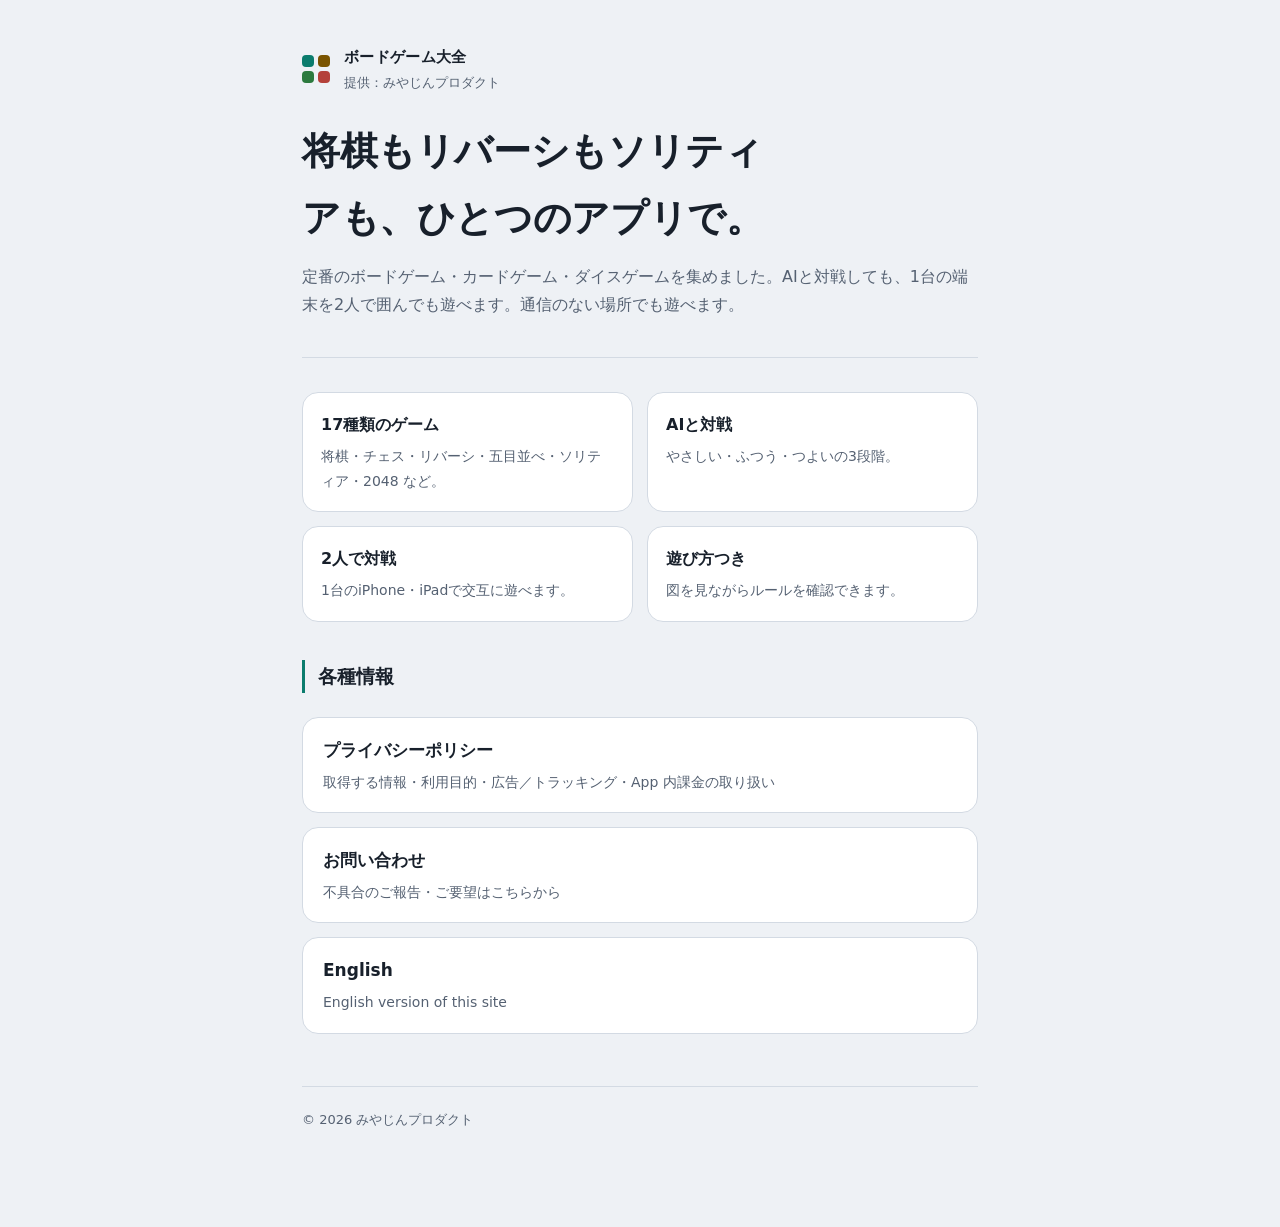
<file: index.html>
<!DOCTYPE html>
<html lang="ja">
<head>
<meta charset="utf-8">
<meta name="viewport" content="width=device-width, initial-scale=1">
<meta name="robots" content="index, follow">
<title>ボードゲーム大全｜一人でも二人でも、オフラインで遊べるゲーム集</title>
<link rel="stylesheet" href="style.css">
</head>
<body>
<div class="wrap">
  <header class="site">
    <div class="brand">
      <div class="marks" aria-hidden="true"><i class="m1"></i><i class="m2"></i><i class="m3"></i><i class="m4"></i></div>
      <div>
        <div class="brand-name">ボードゲーム大全</div>
        <p class="app">提供：みやじんプロダクト</p>
      </div>
    </div>
    <h1>将棋もリバーシもソリティアも、ひとつのアプリで。</h1>
    <p class="lead">定番のボードゲーム・カードゲーム・ダイスゲームを集めました。AIと対戦しても、1台の端末を2人で囲んでも遊べます。通信のない場所でも遊べます。</p>
  </header>

  <div class="features">
    <div class="feat"><h3>17種類のゲーム</h3><p>将棋・チェス・リバーシ・五目並べ・ソリティア・2048 など。</p></div>
    <div class="feat"><h3>AIと対戦</h3><p>やさしい・ふつう・つよいの3段階。</p></div>
    <div class="feat"><h3>2人で対戦</h3><p>1台のiPhone・iPadで交互に遊べます。</p></div>
    <div class="feat"><h3>遊び方つき</h3><p>図を見ながらルールを確認できます。</p></div>
  </div>

  <h2>各種情報</h2>
  <nav class="card-links">
    <a href="privacy.html">
      <div class="t">プライバシーポリシー</div>
      <div class="d">取得する情報・利用目的・広告／トラッキング・App 内課金の取り扱い</div>
    </a>
    <a href="https://docs.google.com/forms/d/e/1FAIpQLSerlqKX8OvohAhMS4iuz7njMA0RL0A8FilcvmtY0oL1UKAetw/viewform" target="_blank" rel="noopener">
      <div class="t">お問い合わせ</div>
      <div class="d">不具合のご報告・ご要望はこちらから</div>
    </a>
    <a href="en/index.html">
      <div class="t">English</div>
      <div class="d">English version of this site</div>
    </a>
  </nav>

  <footer class="site">© 2026 みやじんプロダクト</footer>
</div>
</body>
</html>
</file>
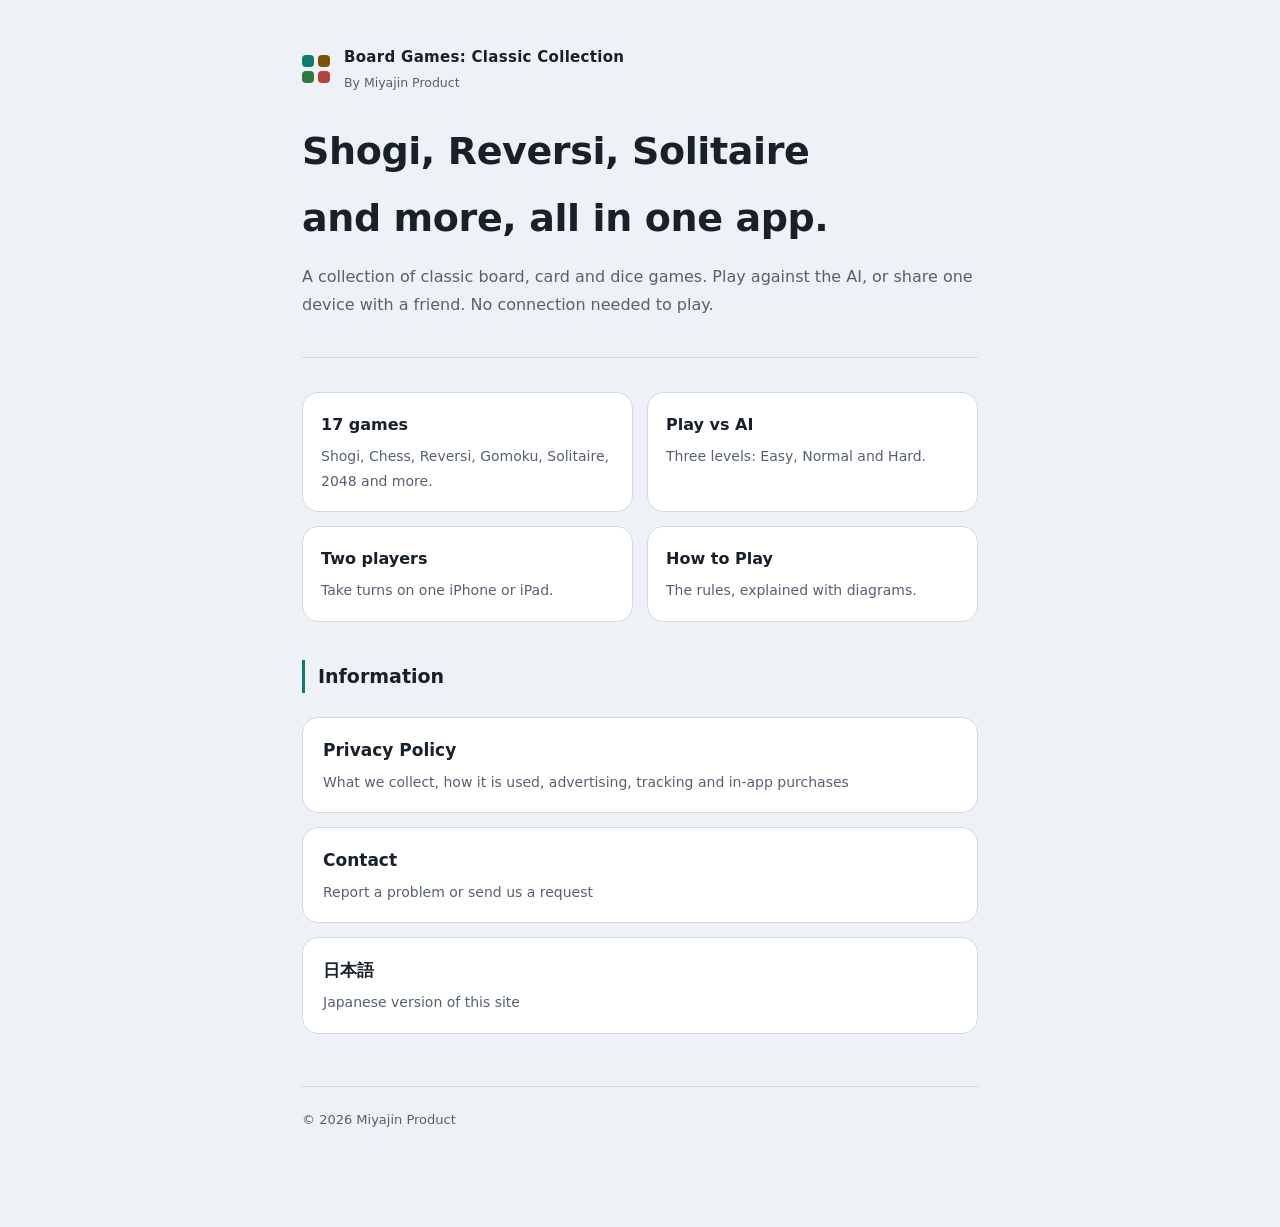
<file: en/index.html>
<!DOCTYPE html>
<html lang="en">
<head>
<meta charset="utf-8">
<meta name="viewport" content="width=device-width, initial-scale=1">
<meta name="robots" content="index, follow">
<title>Board Games: Classic Collection | Play solo or with a friend, offline</title>
<link rel="stylesheet" href="../style.css">
</head>
<body>
<div class="wrap">
  <header class="site">
    <div class="brand">
      <div class="marks" aria-hidden="true"><i class="m1"></i><i class="m2"></i><i class="m3"></i><i class="m4"></i></div>
      <div>
        <div class="brand-name">Board Games: Classic Collection</div>
        <p class="app">By Miyajin Product</p>
      </div>
    </div>
    <h1>Shogi, Reversi, Solitaire and more, all in one app.</h1>
    <p class="lead">A collection of classic board, card and dice games. Play against the AI, or share one device with a friend. No connection needed to play.</p>
  </header>

  <div class="features">
    <div class="feat"><h3>17 games</h3><p>Shogi, Chess, Reversi, Gomoku, Solitaire, 2048 and more.</p></div>
    <div class="feat"><h3>Play vs AI</h3><p>Three levels: Easy, Normal and Hard.</p></div>
    <div class="feat"><h3>Two players</h3><p>Take turns on one iPhone or iPad.</p></div>
    <div class="feat"><h3>How to Play</h3><p>The rules, explained with diagrams.</p></div>
  </div>

  <h2>Information</h2>
  <nav class="card-links">
    <a href="privacy.html">
      <div class="t">Privacy Policy</div>
      <div class="d">What we collect, how it is used, advertising, tracking and in-app purchases</div>
    </a>
    <a href="https://docs.google.com/forms/d/e/1FAIpQLSerlqKX8OvohAhMS4iuz7njMA0RL0A8FilcvmtY0oL1UKAetw/viewform" target="_blank" rel="noopener">
      <div class="t">Contact</div>
      <div class="d">Report a problem or send us a request</div>
    </a>
    <a href="../index.html">
      <div class="t">日本語</div>
      <div class="d">Japanese version of this site</div>
    </a>
  </nav>

  <footer class="site">© 2026 Miyajin Product</footer>
</div>
</body>
</html>
</file>
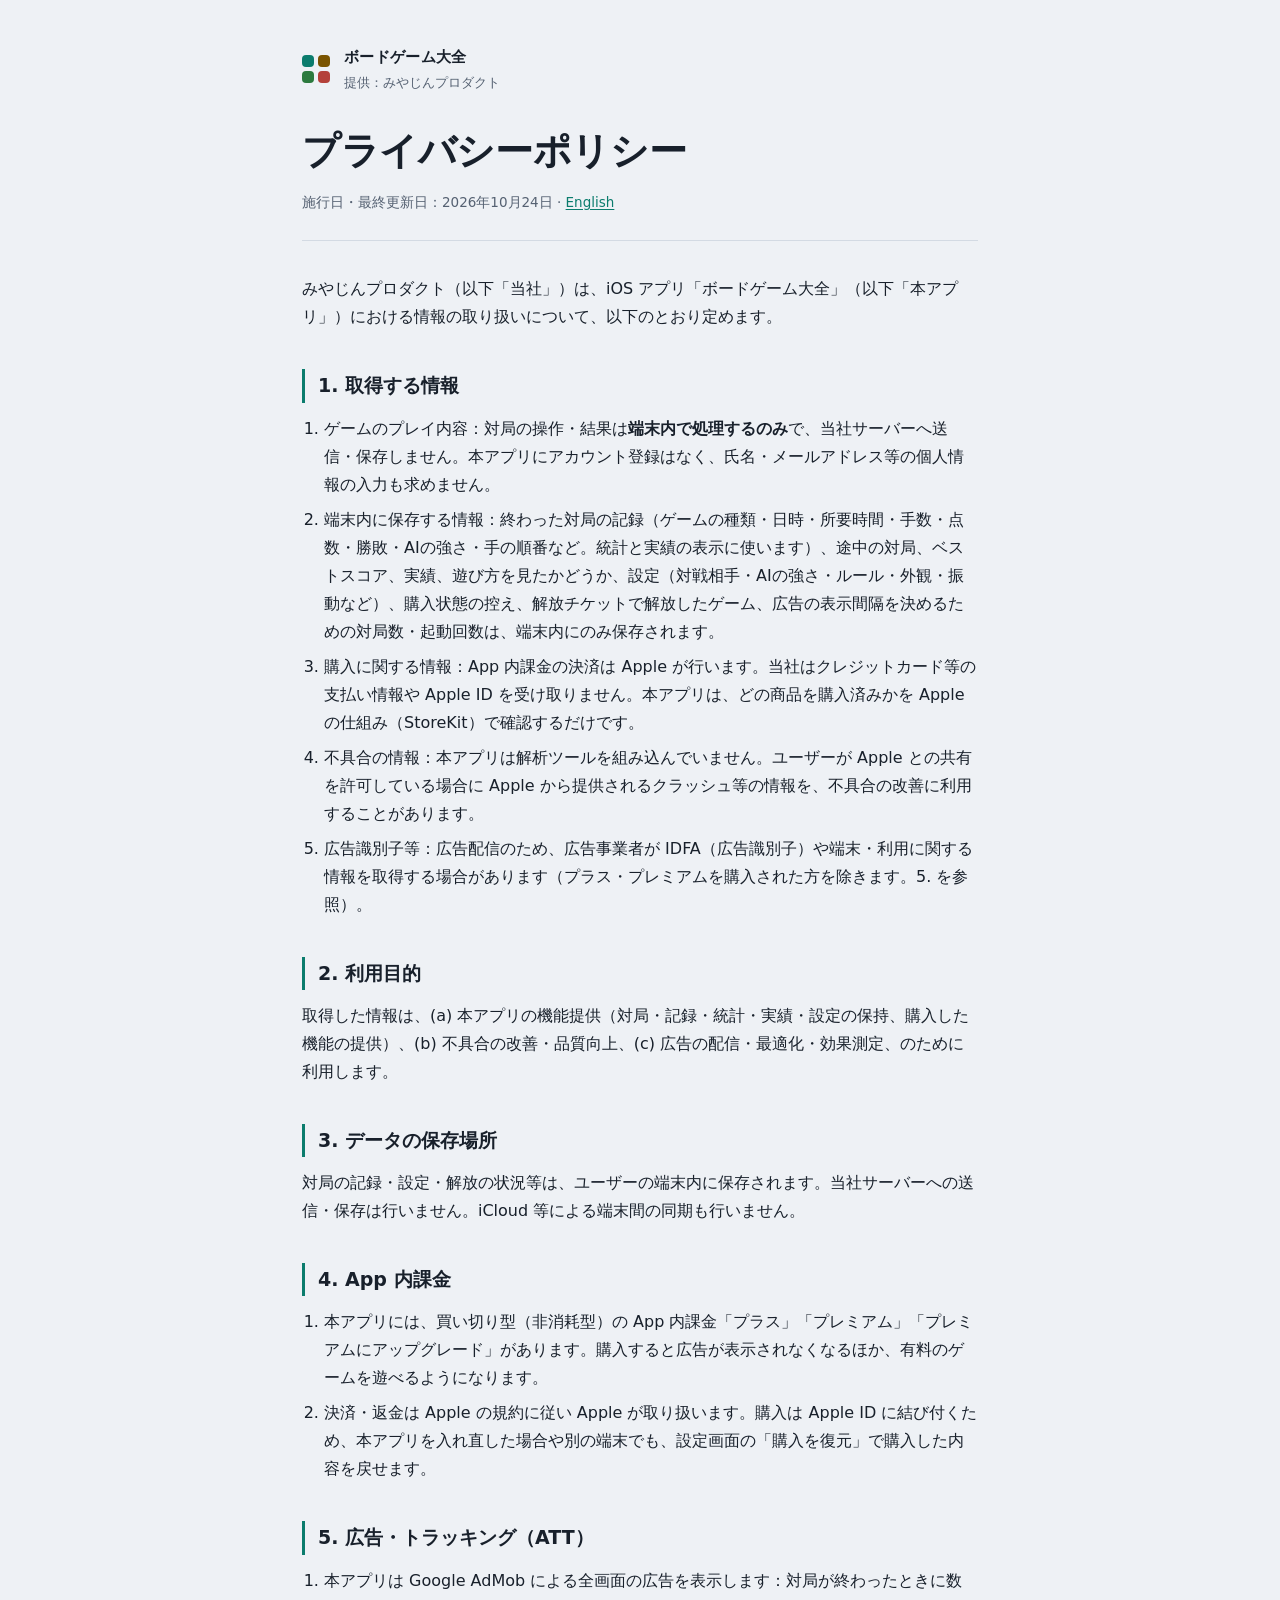
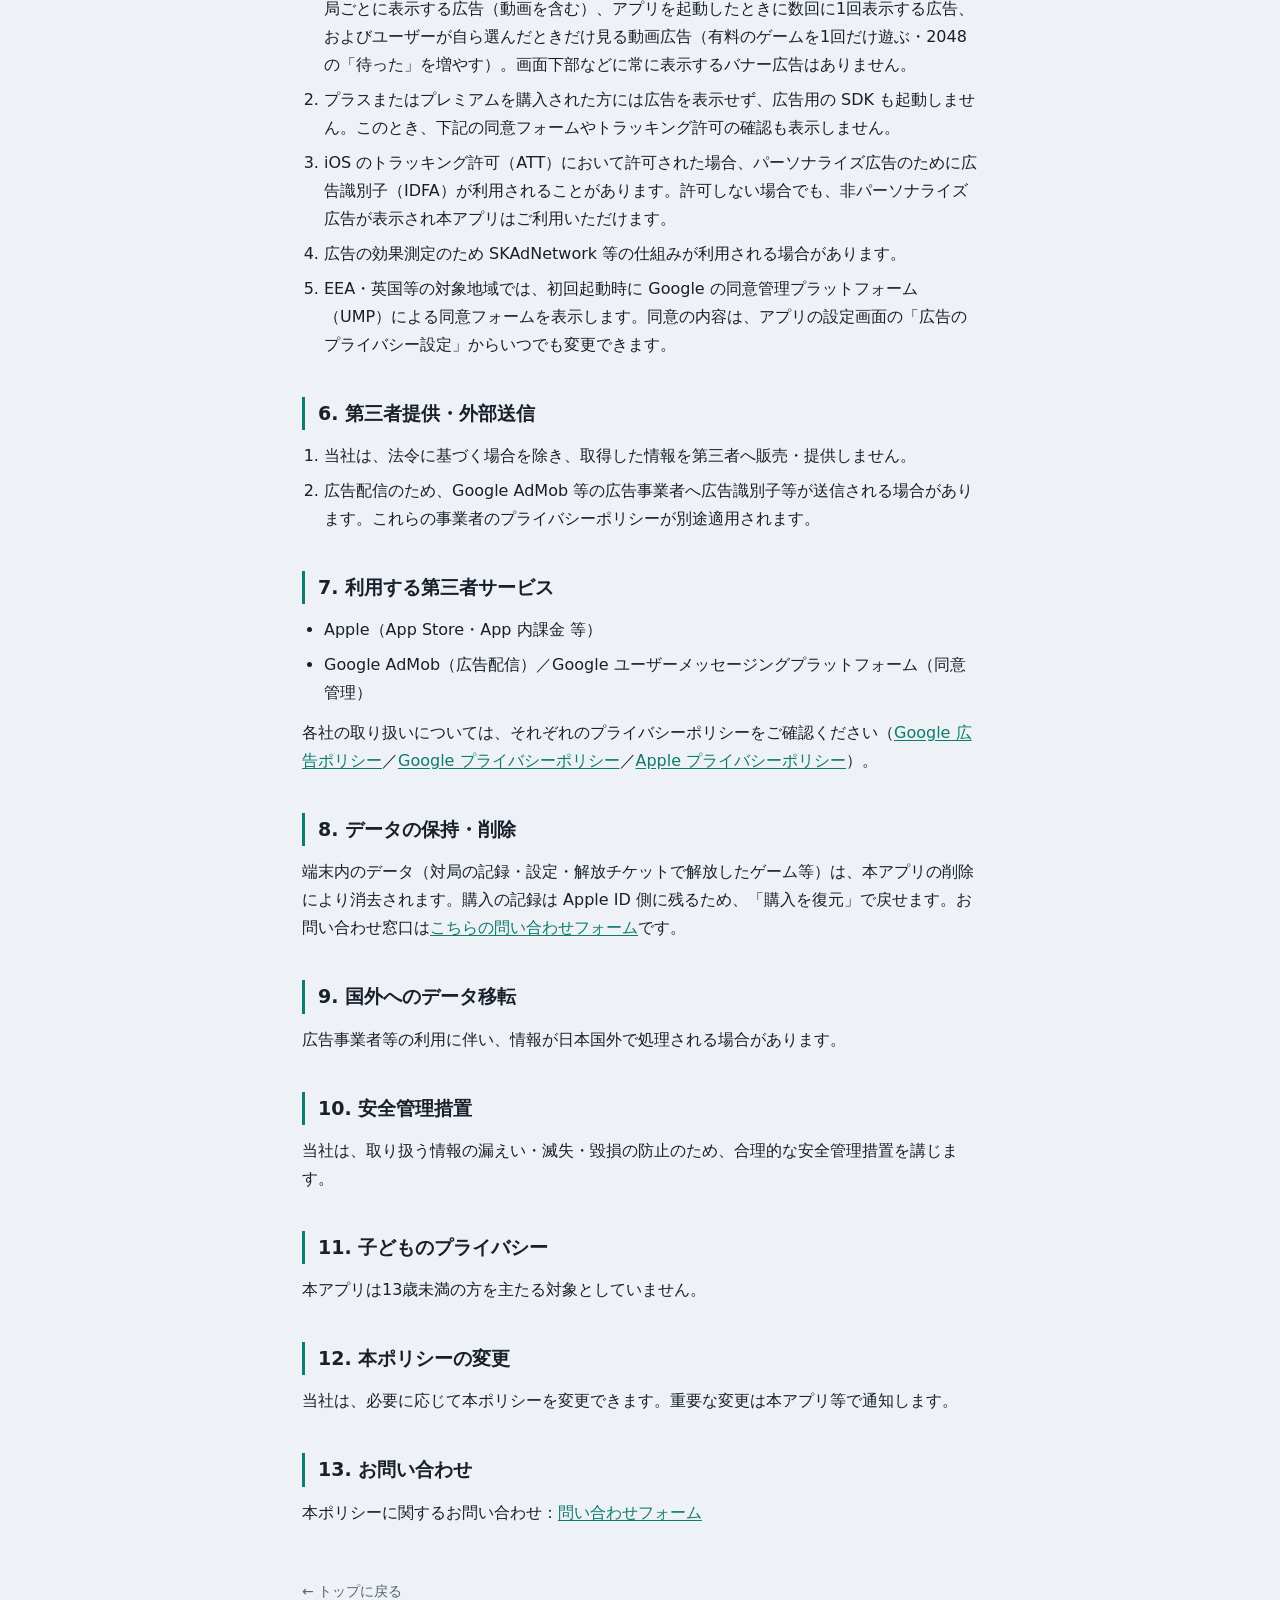
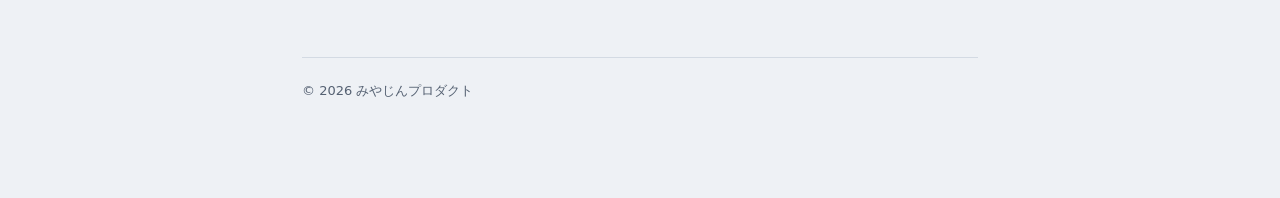
<file: privacy.html>
<!DOCTYPE html>
<html lang="ja">
<head>
<meta charset="utf-8">
<meta name="viewport" content="width=device-width, initial-scale=1">
<title>プライバシーポリシー｜ボードゲーム大全</title>
<link rel="stylesheet" href="style.css">
</head>
<body>
<div class="wrap">
  <header class="site">
    <div class="brand">
      <div class="marks" aria-hidden="true"><i class="m1"></i><i class="m2"></i><i class="m3"></i><i class="m4"></i></div>
      <div>
        <div class="brand-name">ボードゲーム大全</div>
        <p class="app">提供：みやじんプロダクト</p>
      </div>
    </div>
    <h1>プライバシーポリシー</h1>
    <p class="updated">施行日・最終更新日：2026年10月24日 · <a href="en/privacy.html">English</a></p>
  </header>

  <p>みやじんプロダクト（以下「当社」）は、iOS アプリ「ボードゲーム大全」（以下「本アプリ」）における情報の取り扱いについて、以下のとおり定めます。</p>

  <h2>1. 取得する情報</h2>
  <ol>
    <li>ゲームのプレイ内容：対局の操作・結果は<strong>端末内で処理するのみ</strong>で、当社サーバーへ送信・保存しません。本アプリにアカウント登録はなく、氏名・メールアドレス等の個人情報の入力も求めません。</li>
    <li>端末内に保存する情報：終わった対局の記録（ゲームの種類・日時・所要時間・手数・点数・勝敗・AIの強さ・手の順番など。統計と実績の表示に使います）、途中の対局、ベストスコア、実績、遊び方を見たかどうか、設定（対戦相手・AIの強さ・ルール・外観・振動など）、購入状態の控え、解放チケットで解放したゲーム、広告の表示間隔を決めるための対局数・起動回数は、端末内にのみ保存されます。</li>
    <li>購入に関する情報：App 内課金の決済は Apple が行います。当社はクレジットカード等の支払い情報や Apple ID を受け取りません。本アプリは、どの商品を購入済みかを Apple の仕組み（StoreKit）で確認するだけです。</li>
    <li>不具合の情報：本アプリは解析ツールを組み込んでいません。ユーザーが Apple との共有を許可している場合に Apple から提供されるクラッシュ等の情報を、不具合の改善に利用することがあります。</li>
    <li>広告識別子等：広告配信のため、広告事業者が IDFA（広告識別子）や端末・利用に関する情報を取得する場合があります（プラス・プレミアムを購入された方を除きます。5. を参照）。</li>
  </ol>

  <h2>2. 利用目的</h2>
  <p>取得した情報は、(a) 本アプリの機能提供（対局・記録・統計・実績・設定の保持、購入した機能の提供）、(b) 不具合の改善・品質向上、(c) 広告の配信・最適化・効果測定、のために利用します。</p>

  <h2>3. データの保存場所</h2>
  <p>対局の記録・設定・解放の状況等は、ユーザーの端末内に保存されます。当社サーバーへの送信・保存は行いません。iCloud 等による端末間の同期も行いません。</p>

  <h2>4. App 内課金</h2>
  <ol>
    <li>本アプリには、買い切り型（非消耗型）の App 内課金「プラス」「プレミアム」「プレミアムにアップグレード」があります。購入すると広告が表示されなくなるほか、有料のゲームを遊べるようになります。</li>
    <li>決済・返金は Apple の規約に従い Apple が取り扱います。購入は Apple ID に結び付くため、本アプリを入れ直した場合や別の端末でも、設定画面の「購入を復元」で購入した内容を戻せます。</li>
  </ol>

  <h2>5. 広告・トラッキング（ATT）</h2>
  <ol>
    <li>本アプリは Google AdMob による全画面の広告を表示します：対局が終わったときに数局ごとに表示する広告（動画を含む）、アプリを起動したときに数回に1回表示する広告、およびユーザーが自ら選んだときだけ見る動画広告（有料のゲームを1回だけ遊ぶ・2048 の「待った」を増やす）。画面下部などに常に表示するバナー広告はありません。</li>
    <li>プラスまたはプレミアムを購入された方には広告を表示せず、広告用の SDK も起動しません。このとき、下記の同意フォームやトラッキング許可の確認も表示しません。</li>
    <li>iOS のトラッキング許可（ATT）において許可された場合、パーソナライズ広告のために広告識別子（IDFA）が利用されることがあります。許可しない場合でも、非パーソナライズ広告が表示され本アプリはご利用いただけます。</li>
    <li>広告の効果測定のため SKAdNetwork 等の仕組みが利用される場合があります。</li>
    <li>EEA・英国等の対象地域では、初回起動時に Google の同意管理プラットフォーム（UMP）による同意フォームを表示します。同意の内容は、アプリの設定画面の「広告のプライバシー設定」からいつでも変更できます。</li>
  </ol>

  <h2>6. 第三者提供・外部送信</h2>
  <ol>
    <li>当社は、法令に基づく場合を除き、取得した情報を第三者へ販売・提供しません。</li>
    <li>広告配信のため、Google AdMob 等の広告事業者へ広告識別子等が送信される場合があります。これらの事業者のプライバシーポリシーが別途適用されます。</li>
  </ol>

  <h2>7. 利用する第三者サービス</h2>
  <ul>
    <li>Apple（App Store・App 内課金 等）</li>
    <li>Google AdMob（広告配信）／Google ユーザーメッセージングプラットフォーム（同意管理）</li>
  </ul>
  <p>各社の取り扱いについては、それぞれのプライバシーポリシーをご確認ください（<a href="https://policies.google.com/technologies/ads" target="_blank" rel="noopener">Google 広告ポリシー</a>／<a href="https://policies.google.com/privacy" target="_blank" rel="noopener">Google プライバシーポリシー</a>／<a href="https://www.apple.com/jp/legal/privacy/" target="_blank" rel="noopener">Apple プライバシーポリシー</a>）。</p>

  <h2>8. データの保持・削除</h2>
  <p>端末内のデータ（対局の記録・設定・解放チケットで解放したゲーム等）は、本アプリの削除により消去されます。購入の記録は Apple ID 側に残るため、「購入を復元」で戻せます。お問い合わせ窓口は<a href="https://docs.google.com/forms/d/e/1FAIpQLSerlqKX8OvohAhMS4iuz7njMA0RL0A8FilcvmtY0oL1UKAetw/viewform" target="_blank" rel="noopener">こちらの問い合わせフォーム</a>です。</p>

  <h2>9. 国外へのデータ移転</h2>
  <p>広告事業者等の利用に伴い、情報が日本国外で処理される場合があります。</p>

  <h2>10. 安全管理措置</h2>
  <p>当社は、取り扱う情報の漏えい・滅失・毀損の防止のため、合理的な安全管理措置を講じます。</p>

  <h2>11. 子どものプライバシー</h2>
  <p>本アプリは13歳未満の方を主たる対象としていません。</p>

  <h2>12. 本ポリシーの変更</h2>
  <p>当社は、必要に応じて本ポリシーを変更できます。重要な変更は本アプリ等で通知します。</p>

  <h2>13. お問い合わせ</h2>
  <p>本ポリシーに関するお問い合わせ：<a href="https://docs.google.com/forms/d/e/1FAIpQLSerlqKX8OvohAhMS4iuz7njMA0RL0A8FilcvmtY0oL1UKAetw/viewform" target="_blank" rel="noopener">問い合わせフォーム</a></p>

  <a class="back" href="index.html">← トップに戻る</a>

  <footer class="site">© 2026 みやじんプロダクト</footer>
</div>
</body>
</html>
</file>
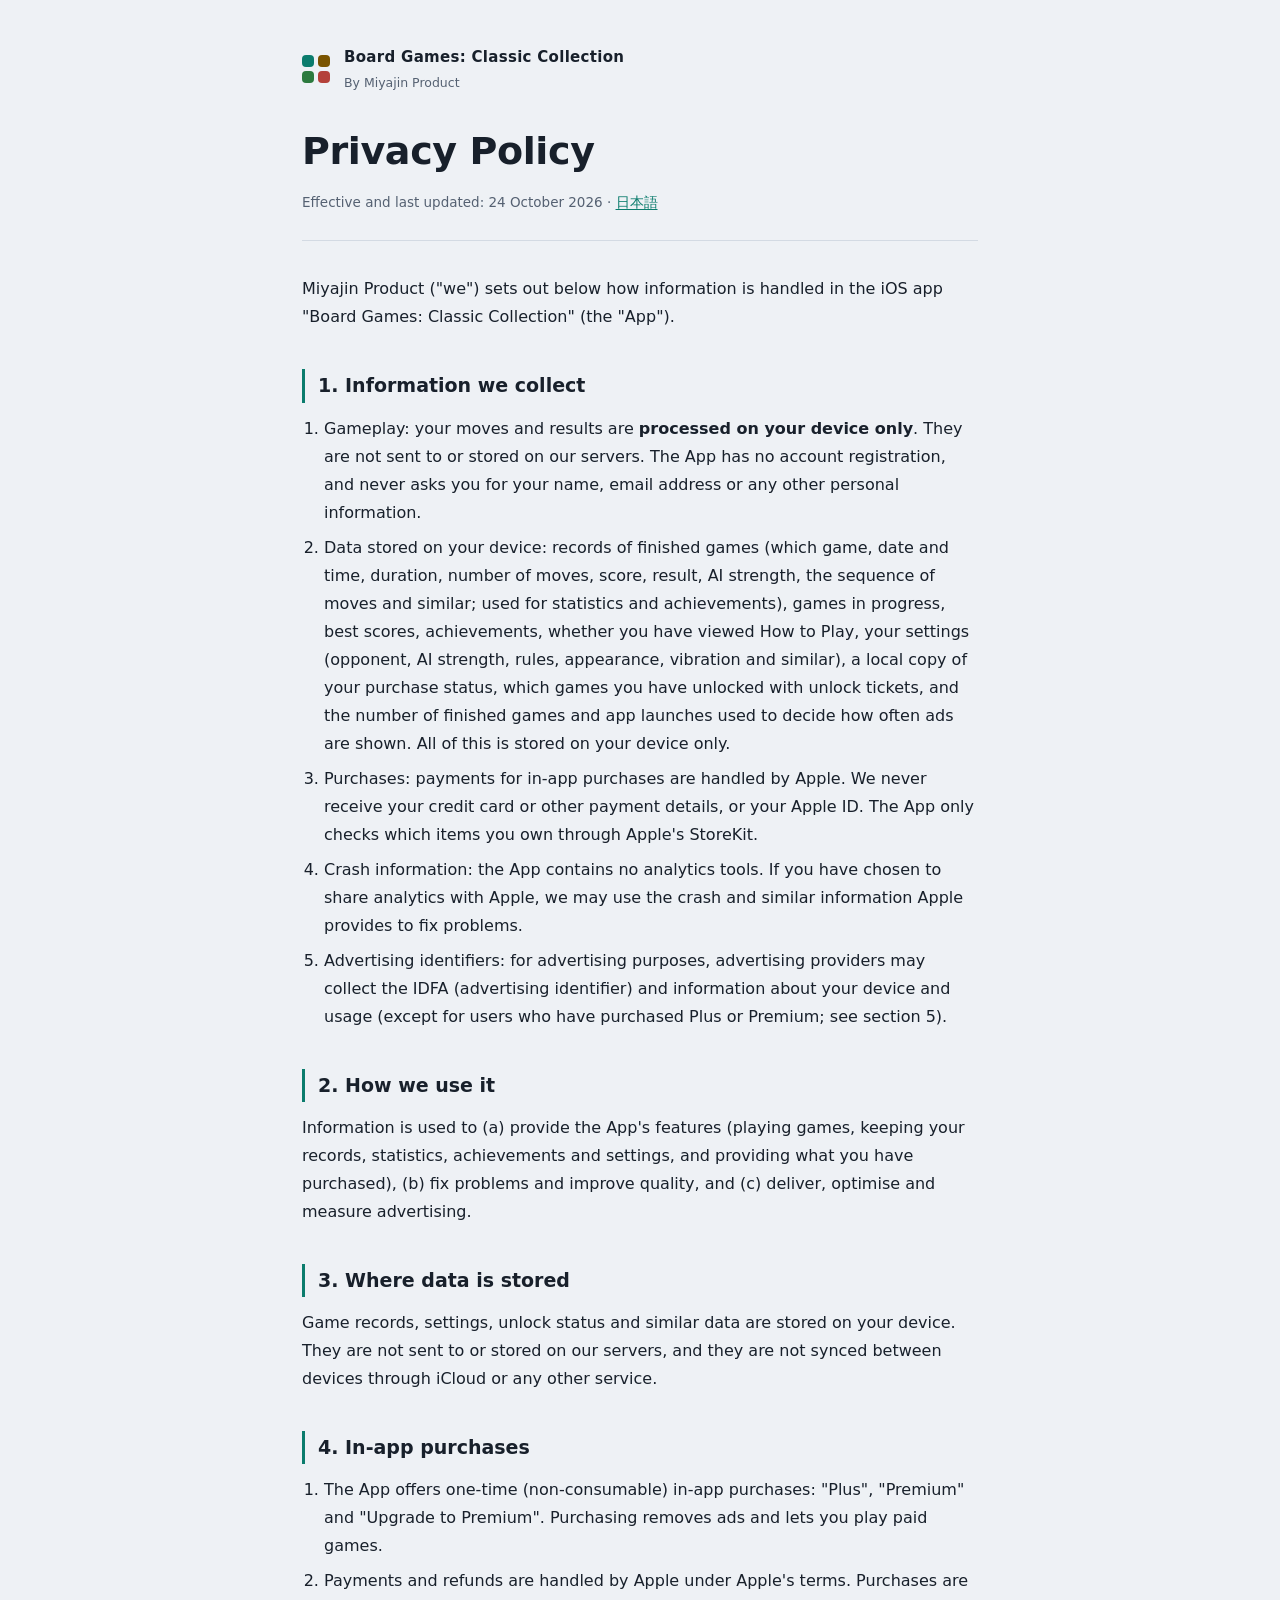
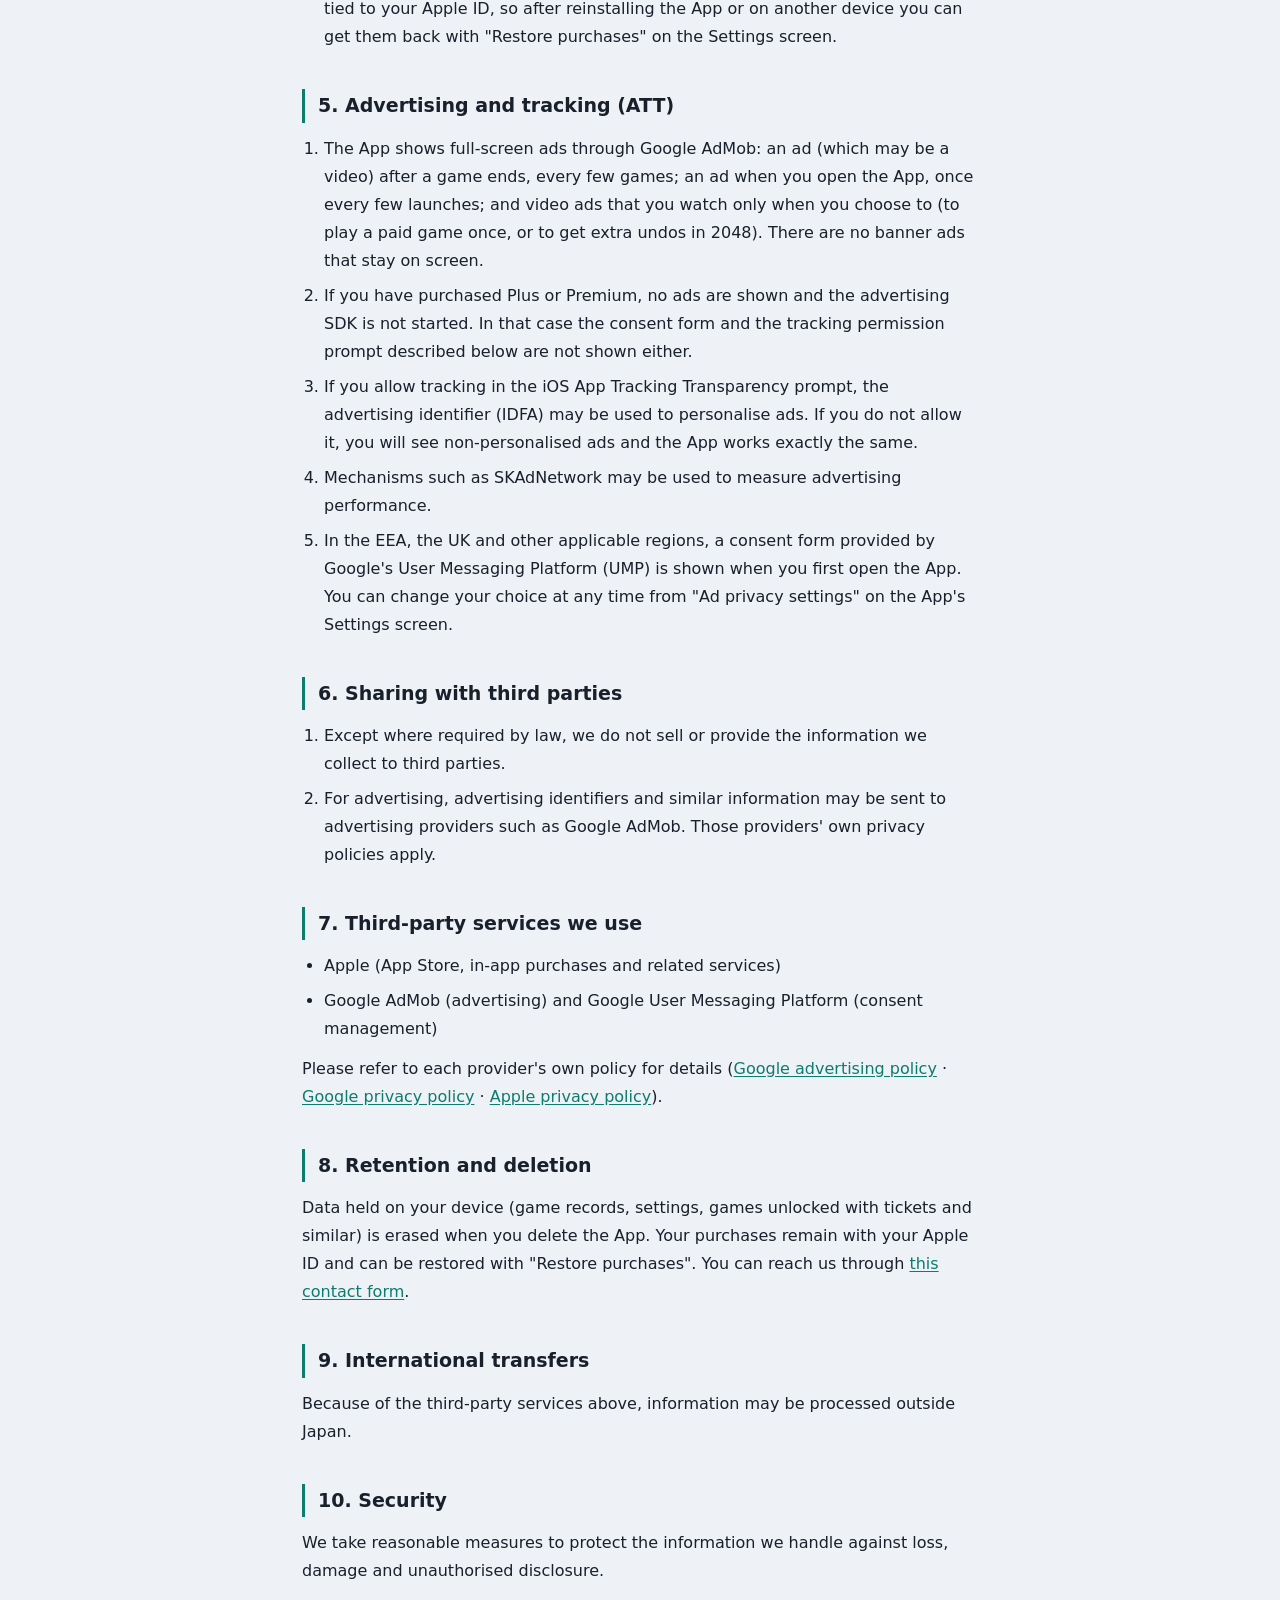
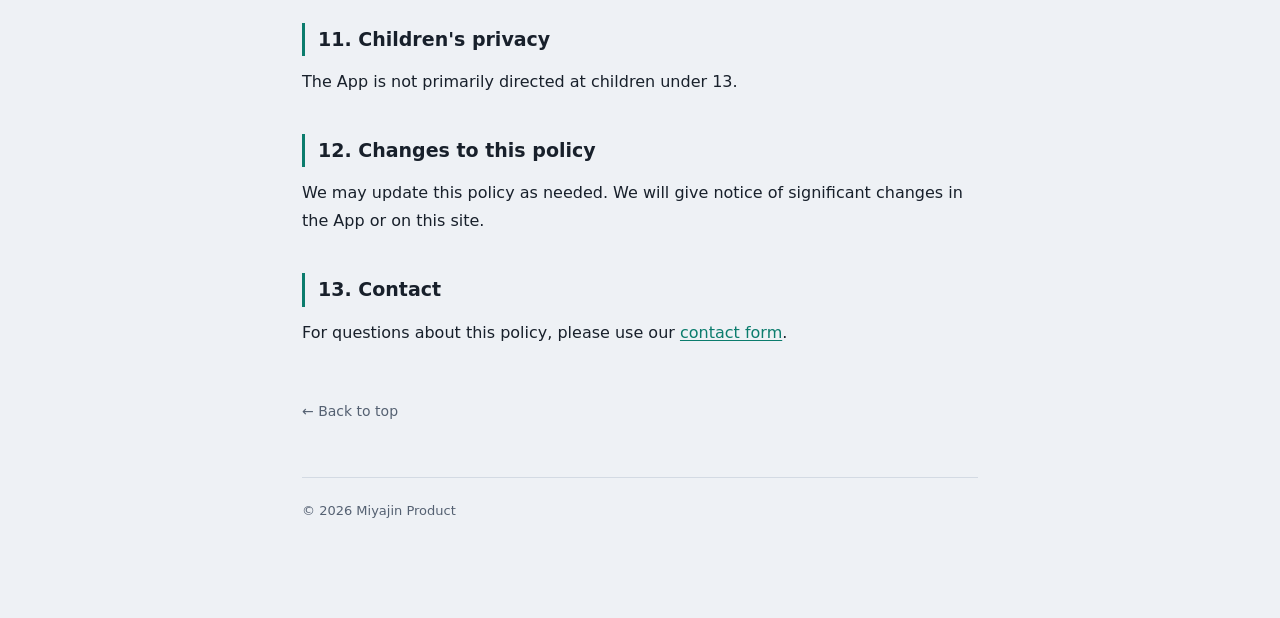
<file: en/privacy.html>
<!DOCTYPE html>
<html lang="en">
<head>
<meta charset="utf-8">
<meta name="viewport" content="width=device-width, initial-scale=1">
<title>Privacy Policy | Board Games: Classic Collection</title>
<link rel="stylesheet" href="../style.css">
</head>
<body>
<div class="wrap">
  <header class="site">
    <div class="brand">
      <div class="marks" aria-hidden="true"><i class="m1"></i><i class="m2"></i><i class="m3"></i><i class="m4"></i></div>
      <div>
        <div class="brand-name">Board Games: Classic Collection</div>
        <p class="app">By Miyajin Product</p>
      </div>
    </div>
    <h1>Privacy Policy</h1>
    <p class="updated">Effective and last updated: 24 October 2026 · <a href="../privacy.html">日本語</a></p>
  </header>

  <p>Miyajin Product ("we") sets out below how information is handled in the iOS app "Board Games: Classic Collection" (the "App").</p>

  <h2>1. Information we collect</h2>
  <ol>
    <li>Gameplay: your moves and results are <strong>processed on your device only</strong>. They are not sent to or stored on our servers. The App has no account registration, and never asks you for your name, email address or any other personal information.</li>
    <li>Data stored on your device: records of finished games (which game, date and time, duration, number of moves, score, result, AI strength, the sequence of moves and similar; used for statistics and achievements), games in progress, best scores, achievements, whether you have viewed How to Play, your settings (opponent, AI strength, rules, appearance, vibration and similar), a local copy of your purchase status, which games you have unlocked with unlock tickets, and the number of finished games and app launches used to decide how often ads are shown. All of this is stored on your device only.</li>
    <li>Purchases: payments for in-app purchases are handled by Apple. We never receive your credit card or other payment details, or your Apple ID. The App only checks which items you own through Apple's StoreKit.</li>
    <li>Crash information: the App contains no analytics tools. If you have chosen to share analytics with Apple, we may use the crash and similar information Apple provides to fix problems.</li>
    <li>Advertising identifiers: for advertising purposes, advertising providers may collect the IDFA (advertising identifier) and information about your device and usage (except for users who have purchased Plus or Premium; see section 5).</li>
  </ol>

  <h2>2. How we use it</h2>
  <p>Information is used to (a) provide the App's features (playing games, keeping your records, statistics, achievements and settings, and providing what you have purchased), (b) fix problems and improve quality, and (c) deliver, optimise and measure advertising.</p>

  <h2>3. Where data is stored</h2>
  <p>Game records, settings, unlock status and similar data are stored on your device. They are not sent to or stored on our servers, and they are not synced between devices through iCloud or any other service.</p>

  <h2>4. In-app purchases</h2>
  <ol>
    <li>The App offers one-time (non-consumable) in-app purchases: "Plus", "Premium" and "Upgrade to Premium". Purchasing removes ads and lets you play paid games.</li>
    <li>Payments and refunds are handled by Apple under Apple's terms. Purchases are tied to your Apple ID, so after reinstalling the App or on another device you can get them back with "Restore purchases" on the Settings screen.</li>
  </ol>

  <h2>5. Advertising and tracking (ATT)</h2>
  <ol>
    <li>The App shows full-screen ads through Google AdMob: an ad (which may be a video) after a game ends, every few games; an ad when you open the App, once every few launches; and video ads that you watch only when you choose to (to play a paid game once, or to get extra undos in 2048). There are no banner ads that stay on screen.</li>
    <li>If you have purchased Plus or Premium, no ads are shown and the advertising SDK is not started. In that case the consent form and the tracking permission prompt described below are not shown either.</li>
    <li>If you allow tracking in the iOS App Tracking Transparency prompt, the advertising identifier (IDFA) may be used to personalise ads. If you do not allow it, you will see non-personalised ads and the App works exactly the same.</li>
    <li>Mechanisms such as SKAdNetwork may be used to measure advertising performance.</li>
    <li>In the EEA, the UK and other applicable regions, a consent form provided by Google's User Messaging Platform (UMP) is shown when you first open the App. You can change your choice at any time from "Ad privacy settings" on the App's Settings screen.</li>
  </ol>

  <h2>6. Sharing with third parties</h2>
  <ol>
    <li>Except where required by law, we do not sell or provide the information we collect to third parties.</li>
    <li>For advertising, advertising identifiers and similar information may be sent to advertising providers such as Google AdMob. Those providers' own privacy policies apply.</li>
  </ol>

  <h2>7. Third-party services we use</h2>
  <ul>
    <li>Apple (App Store, in-app purchases and related services)</li>
    <li>Google AdMob (advertising) and Google User Messaging Platform (consent management)</li>
  </ul>
  <p>Please refer to each provider's own policy for details (<a href="https://policies.google.com/technologies/ads" target="_blank" rel="noopener">Google advertising policy</a> · <a href="https://policies.google.com/privacy" target="_blank" rel="noopener">Google privacy policy</a> · <a href="https://www.apple.com/legal/privacy/" target="_blank" rel="noopener">Apple privacy policy</a>).</p>

  <h2>8. Retention and deletion</h2>
  <p>Data held on your device (game records, settings, games unlocked with tickets and similar) is erased when you delete the App. Your purchases remain with your Apple ID and can be restored with "Restore purchases". You can reach us through <a href="https://docs.google.com/forms/d/e/1FAIpQLSerlqKX8OvohAhMS4iuz7njMA0RL0A8FilcvmtY0oL1UKAetw/viewform" target="_blank" rel="noopener">this contact form</a>.</p>

  <h2>9. International transfers</h2>
  <p>Because of the third-party services above, information may be processed outside Japan.</p>

  <h2>10. Security</h2>
  <p>We take reasonable measures to protect the information we handle against loss, damage and unauthorised disclosure.</p>

  <h2>11. Children's privacy</h2>
  <p>The App is not primarily directed at children under 13.</p>

  <h2>12. Changes to this policy</h2>
  <p>We may update this policy as needed. We will give notice of significant changes in the App or on this site.</p>

  <h2>13. Contact</h2>
  <p>For questions about this policy, please use our <a href="https://docs.google.com/forms/d/e/1FAIpQLSerlqKX8OvohAhMS4iuz7njMA0RL0A8FilcvmtY0oL1UKAetw/viewform" target="_blank" rel="noopener">contact form</a>.</p>

  <a class="back" href="index.html">← Back to top</a>

  <footer class="site">© 2026 Miyajin Product</footer>
</div>
</body>
</html>
</file>
<file: style.css>
:root {
  /* アプリの Palette と同じ値（docs/design/light/tokens.md のライト） */
  --bg: #EEF1F5;
  --surface: #FFFFFF;
  --text: #18202B;
  --muted: #556172;
  --border: #D3DAE3;
  --accent: #0B7C6D;
  --accent-ink: #0B7C6D;
  --accent-soft: #E3E8EF;
  --radius: 16px;
  --maxw: 720px;
  --font: -apple-system, BlinkMacSystemFont, "Hiragino Sans", "Hiragino Kaku Gothic ProN", "Yu Gothic", "YuGothic", Meiryo, system-ui, sans-serif;
  /* ゲームの識別色（ライト）。見出しの横の印に使う */
  --m1: #0B7C6D; --m2: #7A5400; --m3: #2C7A3E; --m4: #B4413A;
}
@media (prefers-color-scheme: dark) {
  :root {
    /* アプリのダーク（夜の卓） */
    --bg:#12161C; --surface:#1B212A; --text:#EDF1F6; --muted:#9AA6B6; --border:#323C4A;
    --accent:#3FB8A5; --accent-ink:#3FB8A5; --accent-soft:#242C38;
    --m1:#3FB8A5; --m2:#D9A441; --m3:#4E9E5F; --m4:#C4564F;
  }
}
* { box-sizing: border-box; }
body { margin: 0; background: var(--bg); color: var(--text); font-family: var(--font); line-height: 1.75; -webkit-font-smoothing: antialiased; }
.wrap { max-width: var(--maxw); margin: 0 auto; padding: 0 22px 96px; }

/* header */
header.site { padding: 44px 0 26px; border-bottom: 1px solid var(--border); margin-bottom: 34px; }
.brand { display: flex; align-items: center; gap: 14px; }
/* 4色の小さな駒（ホームのゲームの印の色） */
.marks { display: grid; grid-template-columns: repeat(2, 12px); gap: 4px; flex: none; }
.marks i { width: 12px; height: 12px; border-radius: 4px; }
.marks .m1 { background: var(--m1); }
.marks .m2 { background: var(--m2); }
.marks .m3 { background: var(--m3); }
.marks .m4 { background: var(--m4); }
.app { color: var(--muted); font-size: 12.5px; margin: 2px 0 0; }
.brand-name { font-weight: 700; font-size: 15px; letter-spacing: .02em; }
h1 { font-size: clamp(28px, 6vw, 38px); font-weight: 800; letter-spacing: -.01em; margin: 24px 0 6px; text-wrap: balance; }
.updated { color: var(--muted); font-size: 13.5px; margin: 0; }
.lead { color: var(--muted); font-size: 16px; }

/* text */
h2 { font-size: 19px; font-weight: 700; margin: 38px 0 10px; padding-left: 13px; border-left: 3px solid var(--accent); }
p, li { font-size: 16px; }
p { margin: 12px 0; }
.muted { color: var(--muted); }
ul, ol { padding-left: 22px; margin: 12px 0; }
li { margin: 7px 0; }
a { color: var(--accent-ink); text-decoration: underline; text-underline-offset: 2px; }
a:focus-visible { outline: 2px solid var(--accent); outline-offset: 2px; border-radius: 3px; }
strong { font-weight: 700; }

.note { background: var(--accent-soft); border: 1px solid var(--border); border-radius: var(--radius); padding: 16px 18px; margin: 20px 0; font-size: 15px; }
.card { background: var(--surface); border: 1px solid var(--border); border-radius: var(--radius); padding: 6px 20px 18px; margin: 16px 0; }
.back { display: inline-block; margin-top: 40px; color: var(--muted); font-size: 14px; text-decoration: none; }
.back:hover { color: var(--text); }
footer.site { margin-top: 52px; padding-top: 22px; border-top: 1px solid var(--border); color: var(--muted); font-size: 13px; }

/* hub cards (index) */
.card-links { display: grid; gap: 14px; margin: 24px 0; }
.card-links a { display: block; background: var(--surface); border: 1px solid var(--border); border-radius: var(--radius); padding: 18px 20px; text-decoration: none; color: var(--text); }
.card-links a:hover { border-color: var(--accent); }
.card-links .t { font-weight: 700; font-size: 17px; }
.card-links .d { color: var(--muted); font-size: 14px; margin-top: 4px; }

/* features (index) */
.features { display: grid; grid-template-columns: repeat(2, 1fr); gap: 14px; margin: 8px 0; }
@media (max-width: 560px) { .features { grid-template-columns: 1fr; } }
.feat { background: var(--surface); border: 1px solid var(--border); border-radius: var(--radius); padding: 18px; }
.feat h3 { margin: 0 0 5px; font-size: 16px; }
.feat p { margin: 0; color: var(--muted); font-size: 14px; }

table { width: 100%; border-collapse: collapse; margin: 14px 0; font-size: 14.5px; }
th, td { text-align: left; padding: 9px 10px; border-bottom: 1px solid var(--border); vertical-align: top; }
th { color: var(--muted); font-weight: 600; font-size: 12.5px; }
.scroll { overflow-x: auto; }
</file>
